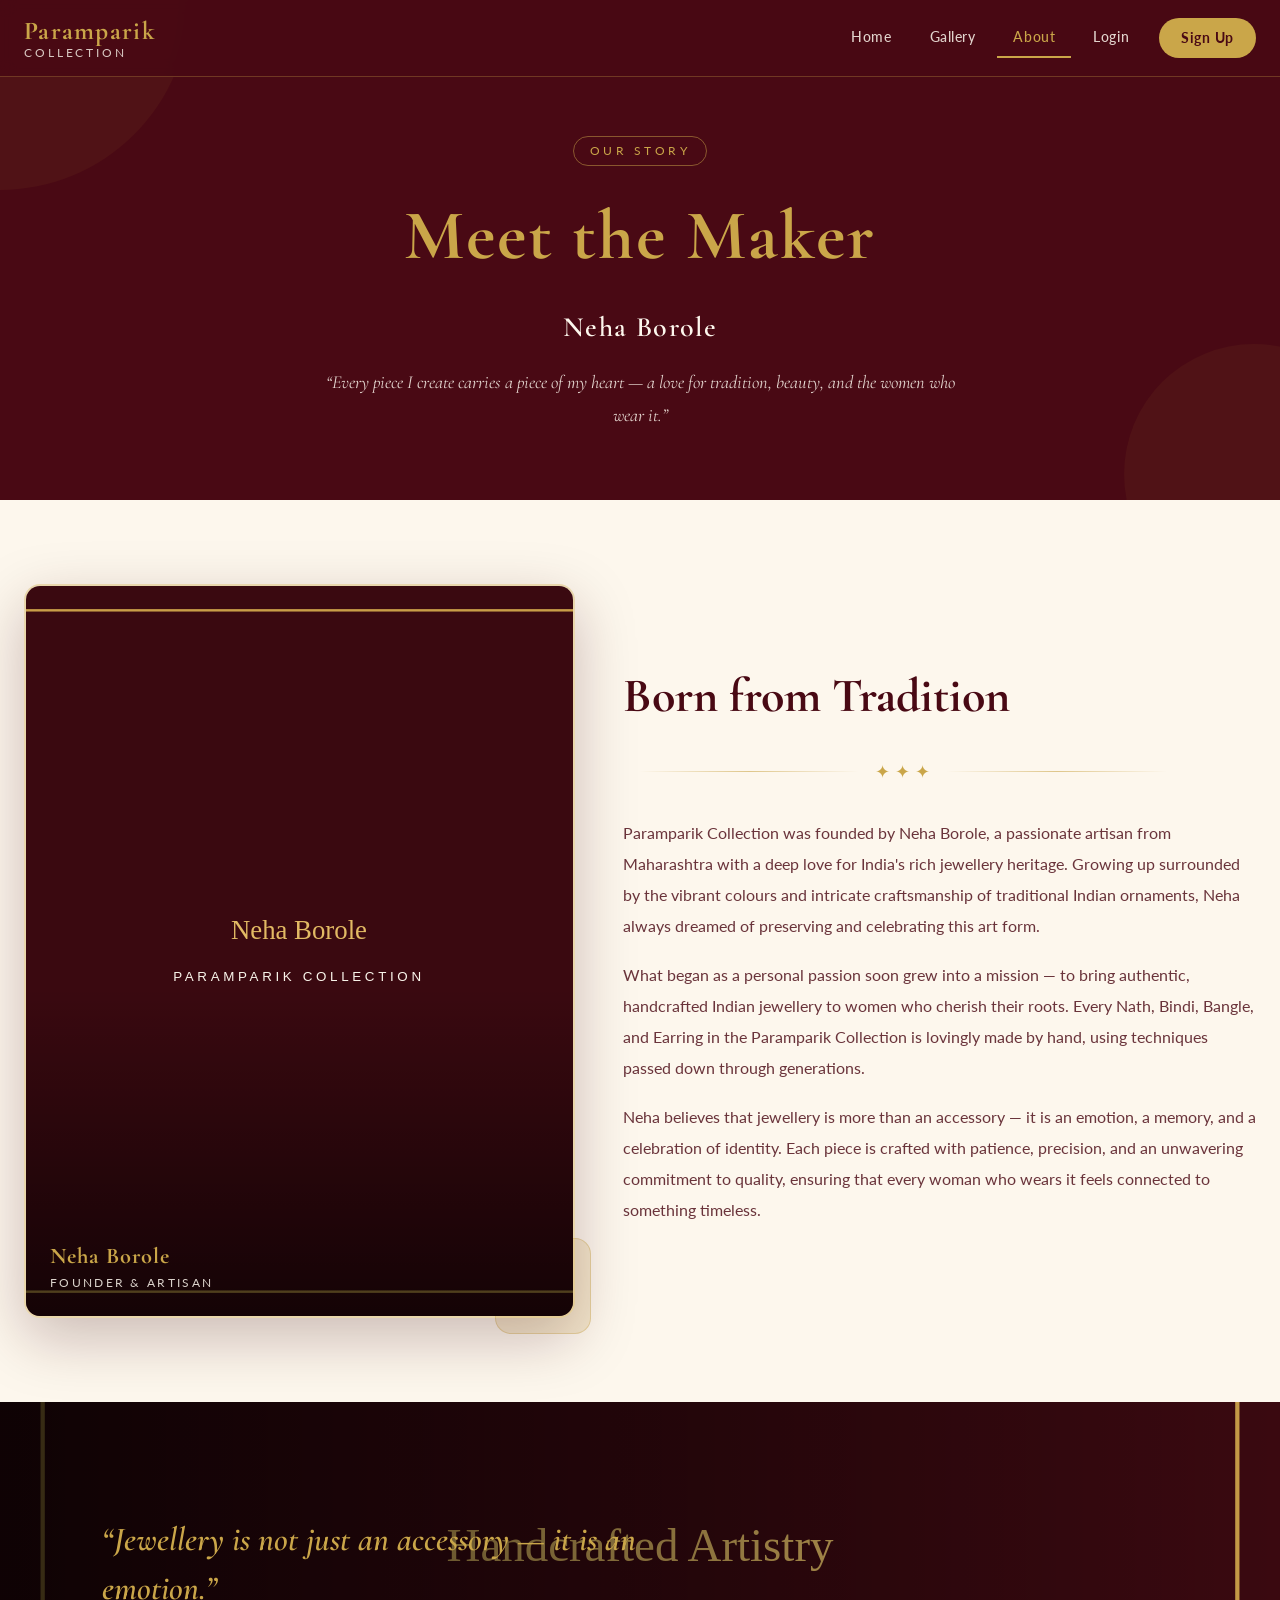
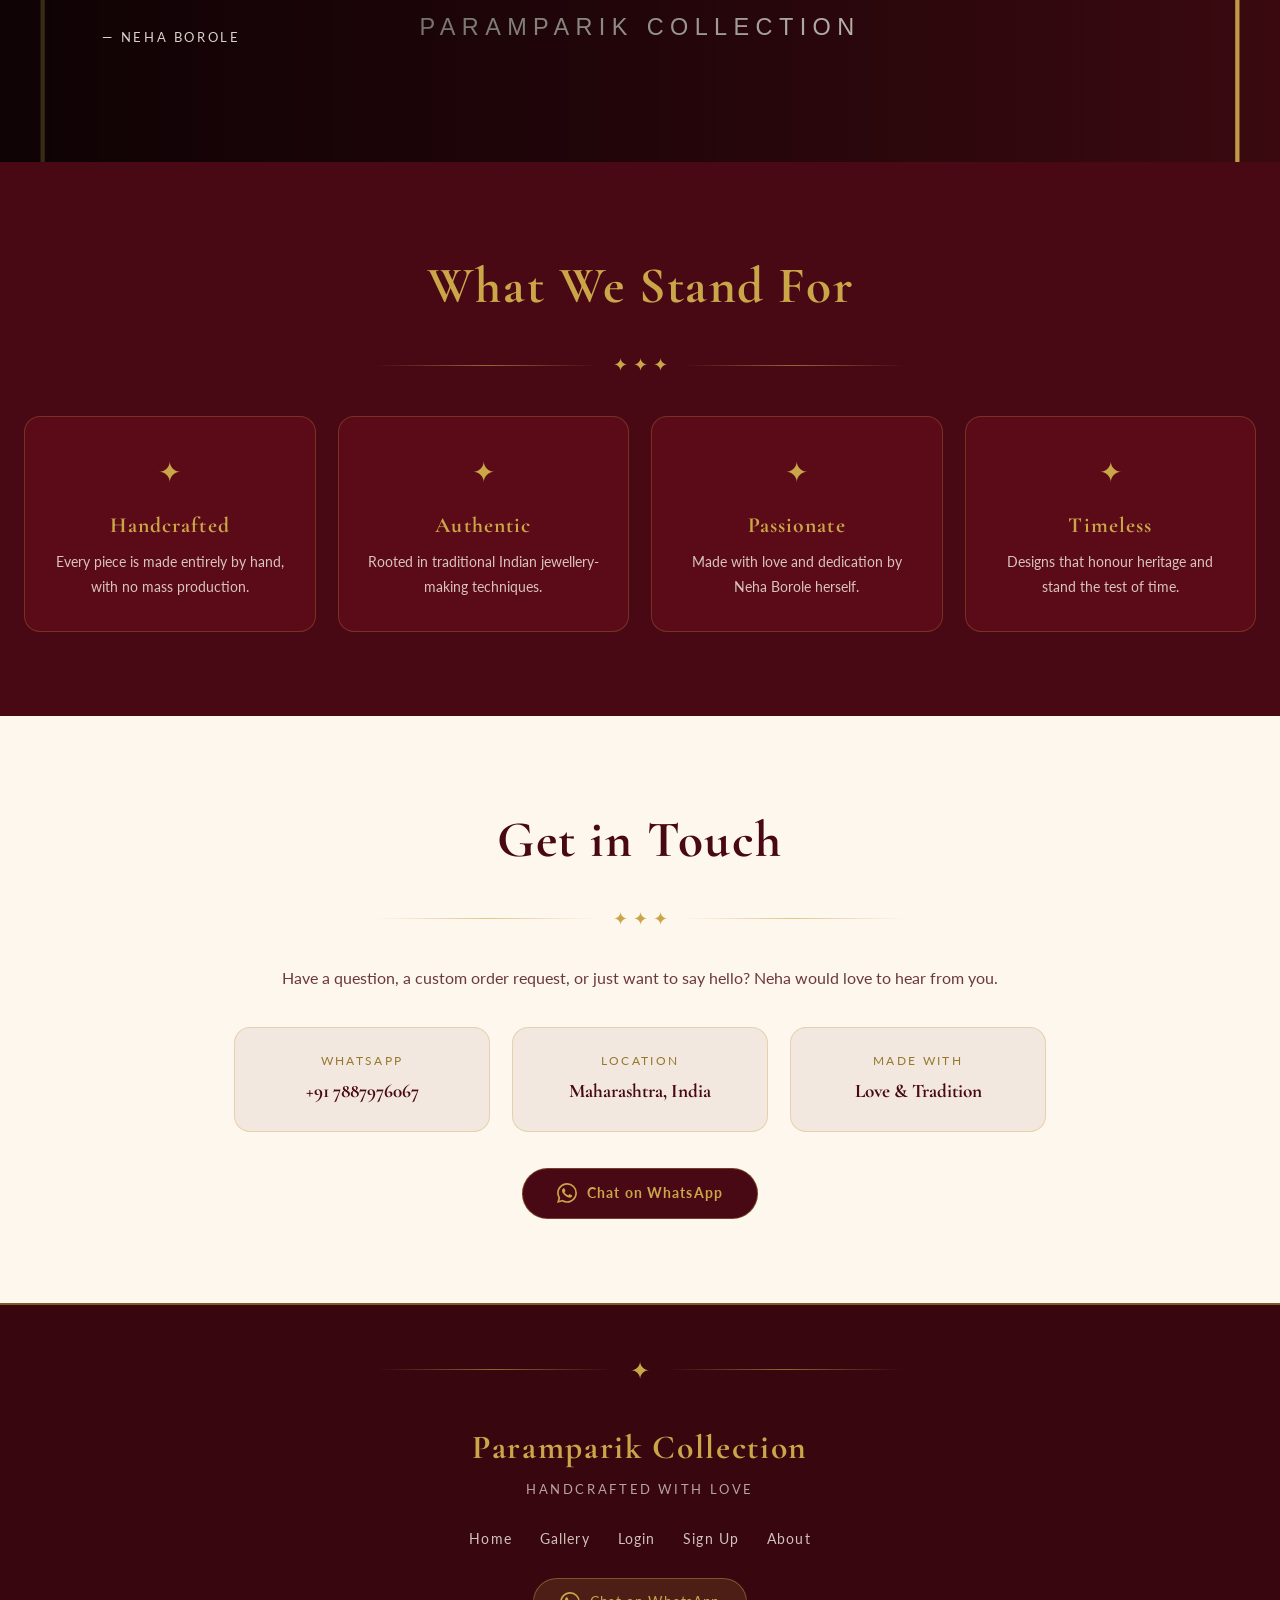
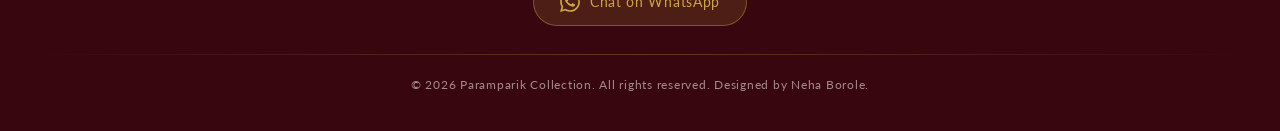
<file: about.html>
<!DOCTYPE html>
<html lang="en">
<head>
  <meta charset="UTF-8" />
  <meta name="viewport" content="width=device-width, initial-scale=1.0" />
  <meta name="description" content="Meet Neha Borole, the artisan behind Paramparik Collection. Discover the story of handcrafted traditional Indian jewellery made with love and tradition." />
  <title>About — Paramparik Collection by Neha Borole</title>
  <link rel="stylesheet" href="fonts/fonts.css" />
  <link rel="stylesheet" href="css/style.css" />
</head>
<body>
  <header class="site-header">
    <div class="container header-inner">
      <a href="index.html" class="brand-link">
        <span class="brand-title">Paramparik</span>
        <span class="brand-subtitle">Collection</span>
      </a>
      <nav class="desktop-nav" aria-label="Main navigation">
        <a href="index.html" class="nav-link">Home</a>
        <a href="gallery.html" class="nav-link">Gallery</a>
        <a href="about.html" class="nav-link active">About</a>
        <a href="login.html" class="nav-link">Login</a>
        <a href="signup.html" class="nav-signup-btn">Sign Up</a>
      </nav>
      <button class="mobile-menu-toggle" aria-label="Open menu">
        <svg xmlns="http://www.w3.org/2000/svg" width="24" height="24" viewBox="0 0 24 24" fill="none" stroke="currentColor" stroke-width="2"><line x1="4" x2="20" y1="12" y2="12"/><line x1="4" x2="20" y1="6" y2="6"/><line x1="4" x2="20" y1="18" y2="18"/></svg>
      </button>
    </div>
    <nav class="mobile-nav" aria-label="Mobile navigation">
      <a href="index.html" >Home</a>
      <a href="gallery.html" >Gallery</a>
      <a href="about.html" class="active">About</a>
      <a href="login.html" >Login</a>
      <a href="signup.html" class="mobile-signup">Sign Up</a>
    </nav>
  </header>

  <main>
    <section class="page-hero">
      <div class="glow-tl"></div>
      <div class="glow-br"></div>
      <div class="container">
        <span class="gold-pill-badge">Our Story</span>
        <h1>Meet the Maker</h1>
        <p class="maker-subheading">Neha Borole</p>
        <p class="maker-quote">
          “Every piece I create carries a piece of my heart — a love for tradition, beauty, and the women who wear it.”
        </p>
      </div>
    </section>

    <!-- Born from Tradition -->
    <section class="section-ivory">
      <div class="container">
        <div class="about-grid reveal">
          <div class="portrait-frame">
            <div class="portrait-card">
              <img src="https://images.unsplash.com/photo-1599643478518-a784e5dc4c8f?auto=format&fit=crop&w=800&q=85" alt="Neha Borole — founder of Paramparik Collection" loading="lazy" onerror="imgFallback(this, 'Neha Borole')" />
              <div class="portrait-overlay">
                <h3>Neha Borole</h3>
                <span>Founder &amp; Artisan</span>
              </div>
            </div>
            <div class="portrait-accent-box"></div>
          </div>

          <div class="about-story-copy">
            <h2>Born from Tradition</h2>
            <div class="ornate-divider" style="margin-left:0;">
              <div class="line"></div><span class="stars">✦ ✦ ✦</span><div class="line"></div>
            </div>
            <p>
              Paramparik Collection was founded by Neha Borole, a passionate artisan from Maharashtra
              with a deep love for India's rich jewellery heritage. Growing up surrounded by the vibrant
              colours and intricate craftsmanship of traditional Indian ornaments, Neha always dreamed of
              preserving and celebrating this art form.
            </p>
            <p>
              What began as a personal passion soon grew into a mission — to bring authentic, handcrafted
              Indian jewellery to women who cherish their roots. Every Nath, Bindi, Bangle, and Earring in
              the Paramparik Collection is lovingly made by hand, using techniques passed down through generations.
            </p>
            <p>
              Neha believes that jewellery is more than an accessory — it is an emotion, a memory, and a
              celebration of identity. Each piece is crafted with patience, precision, and an unwavering
              commitment to quality, ensuring that every woman who wears it feels connected to something timeless.
            </p>
          </div>
        </div>
      </div>
    </section>

    <!-- Craft Process Quote Banner -->
    <section class="craft-banner">
      <img src="https://images.unsplash.com/photo-1552915170-73c2330ae617?auto=format&fit=crop&w=1400&q=85" alt="Neha Borole crafting jewellery by hand" loading="lazy" onerror="imgFallback(this, 'Handcrafted Artistry')" />
      <div class="craft-banner-overlay">
        <blockquote class="reveal">
          <p>“Jewellery is not just an accessory — it is an emotion.”</p>
          <cite>— Neha Borole</cite>
        </blockquote>
      </div>
    </section>

    <!-- What We Stand For (4 Pillars) -->
    <section class="section-maroon">
      <div class="container">
        <h2 class="section-heading reveal">What We Stand For</h2>
        <div class="ornate-divider reveal">
          <div class="line"></div><span class="stars">✦ ✦ ✦</span><div class="line"></div>
        </div>

        <div class="values-4-grid reveal">
          <div class="value-pillar">
            <div class="star">✦</div>
            <h3>Handcrafted</h3>
            <p>Every piece is made entirely by hand, with no mass production.</p>
          </div>
          <div class="value-pillar">
            <div class="star">✦</div>
            <h3>Authentic</h3>
            <p>Rooted in traditional Indian jewellery-making techniques.</p>
          </div>
          <div class="value-pillar">
            <div class="star">✦</div>
            <h3>Passionate</h3>
            <p>Made with love and dedication by Neha Borole herself.</p>
          </div>
          <div class="value-pillar">
            <div class="star">✦</div>
            <h3>Timeless</h3>
            <p>Designs that honour heritage and stand the test of time.</p>
          </div>
        </div>
      </div>
    </section>

    <!-- Get in Touch -->
    <section class="section-ivory" style="text-align:center;">
      <div class="container reveal" style="max-width:860px;">
        <h2 class="section-heading">Get in Touch</h2>
        <div class="ornate-divider">
          <div class="line"></div><span class="stars">✦ ✦ ✦</span><div class="line"></div>
        </div>
        <p style="color:hsl(var(--maroon-deep) / 0.8);margin-bottom:10px;">
          Have a question, a custom order request, or just want to say hello? Neha would love to hear from you.
        </p>

        <div class="contact-3-grid">
          <div class="contact-pill-card">
            <div class="lbl">WhatsApp</div>
            <div class="val">+91 7887976067</div>
          </div>
          <div class="contact-pill-card">
            <div class="lbl">Location</div>
            <div class="val">Maharashtra, India</div>
          </div>
          <div class="contact-pill-card">
            <div class="lbl">Made with</div>
            <div class="val">Love &amp; Tradition</div>
          </div>
        </div>

        <a href="https://wa.me/917887976067" target="_blank" rel="noopener noreferrer" class="btn-maroon-solid">
          <svg width="20" height="20" viewBox="0 0 24 24" fill="currentColor"><path d="M17.472 14.382c-.297-.149-1.758-.867-2.03-.967-.273-.099-.471-.148-.67.15-.197.297-.767.966-.94 1.164-.173.199-.347.223-.644.075-.297-.15-1.255-.463-2.39-1.475-.883-.788-1.48-1.761-1.653-2.059-.173-.297-.018-.458.13-.606.134-.133.298-.347.446-.52.149-.174.198-.298.298-.497.099-.198.05-.371-.025-.52-.075-.149-.669-1.612-.916-2.207-.242-.579-.487-.5-.669-.51-.173-.008-.371-.01-.57-.01-.198 0-.52.074-.792.372-.272.297-1.04 1.016-1.04 2.479 0 1.462 1.065 2.875 1.213 3.074.149.198 2.096 3.2 5.077 4.487.709.306 1.262.489 1.694.625.712.227 1.36.195 1.871.118.571-.085 1.758-.719 2.006-1.413.248-.694.248-1.289.173-1.413-.074-.124-.272-.198-.57-.347m-5.421 7.403h-.004a9.87 9.87 0 01-5.031-1.378l-.361-.214-3.741.982.998-3.648-.235-.374a9.86 9.86 0 01-1.51-5.26c.001-5.45 4.436-9.884 9.888-9.884 2.64 0 5.122 1.03 6.988 2.898a9.825 9.825 0 012.893 6.994c-.003 5.45-4.437 9.884-9.885 9.884m8.413-18.297A11.815 11.815 0 0012.05 0C5.495 0 .16 5.335.157 11.892c0 2.096.547 4.142 1.588 5.945L.057 24l6.305-1.654a11.882 11.882 0 005.683 1.448h.005c6.554 0 11.89-5.335 11.893-11.893a11.821 11.821 0 00-3.48-8.413z"/></svg>
          Chat on WhatsApp
        </a>
      </div>
    </section>
  </main>

  <footer class="site-footer">
    <div class="ornate-divider">
      <div class="line"></div>
      <span class="stars" style="font-size:1.5rem;">✦</span>
      <div class="line"></div>
    </div>
    <div class="container">
      <h2 class="footer-title">Paramparik Collection</h2>
      <p class="footer-tagline">Handcrafted with Love</p>
      <nav class="footer-nav" aria-label="Footer links">
        <a href="index.html">Home</a>
        <a href="gallery.html">Gallery</a>
        <a href="login.html">Login</a>
        <a href="signup.html">Sign Up</a>
        <a href="about.html">About</a>
      </nav>
      <div>
        <a href="https://wa.me/917887976067" target="_blank" rel="noopener noreferrer" class="footer-wa-btn">
          <svg width="20" height="20" viewBox="0 0 24 24" fill="currentColor"><path d="M17.472 14.382c-.297-.149-1.758-.867-2.03-.967-.273-.099-.471-.148-.67.15-.197.297-.767.966-.94 1.164-.173.199-.347.223-.644.075-.297-.15-1.255-.463-2.39-1.475-.883-.788-1.48-1.761-1.653-2.059-.173-.297-.018-.458.13-.606.134-.133.298-.347.446-.52.149-.174.198-.298.298-.497.099-.198.05-.371-.025-.52-.075-.149-.669-1.612-.916-2.207-.242-.579-.487-.5-.669-.51-.173-.008-.371-.01-.57-.01-.198 0-.52.074-.792.372-.272.297-1.04 1.016-1.04 2.479 0 1.462 1.065 2.875 1.213 3.074.149.198 2.096 3.2 5.077 4.487.709.306 1.262.489 1.694.625.712.227 1.36.195 1.871.118.571-.085 1.758-.719 2.006-1.413.248-.694.248-1.289.173-1.413-.074-.124-.272-.198-.57-.347m-5.421 7.403h-.004a9.87 9.87 0 01-5.031-1.378l-.361-.214-3.741.982.998-3.648-.235-.374a9.86 9.86 0 01-1.51-5.26c.001-5.45 4.436-9.884 9.888-9.884 2.64 0 5.122 1.03 6.988 2.898a9.825 9.825 0 012.893 6.994c-.003 5.45-4.437 9.884-9.885 9.884m8.413-18.297A11.815 11.815 0 0012.05 0C5.495 0 .16 5.335.157 11.892c0 2.096.547 4.142 1.588 5.945L.057 24l6.305-1.654a11.882 11.882 0 005.683 1.448h.005c6.554 0 11.89-5.335 11.893-11.893a11.821 11.821 0 00-3.48-8.413z"/></svg>
          Chat on WhatsApp
        </a>
      </div>
      <div class="footer-rule"></div>
      <p class="footer-copy">© 2026 Paramparik Collection. All rights reserved. Designed by Neha Borole.</p>
    </div>
  </footer>
  <script src="js/main.js"></script>
</body>
</html>
</file>
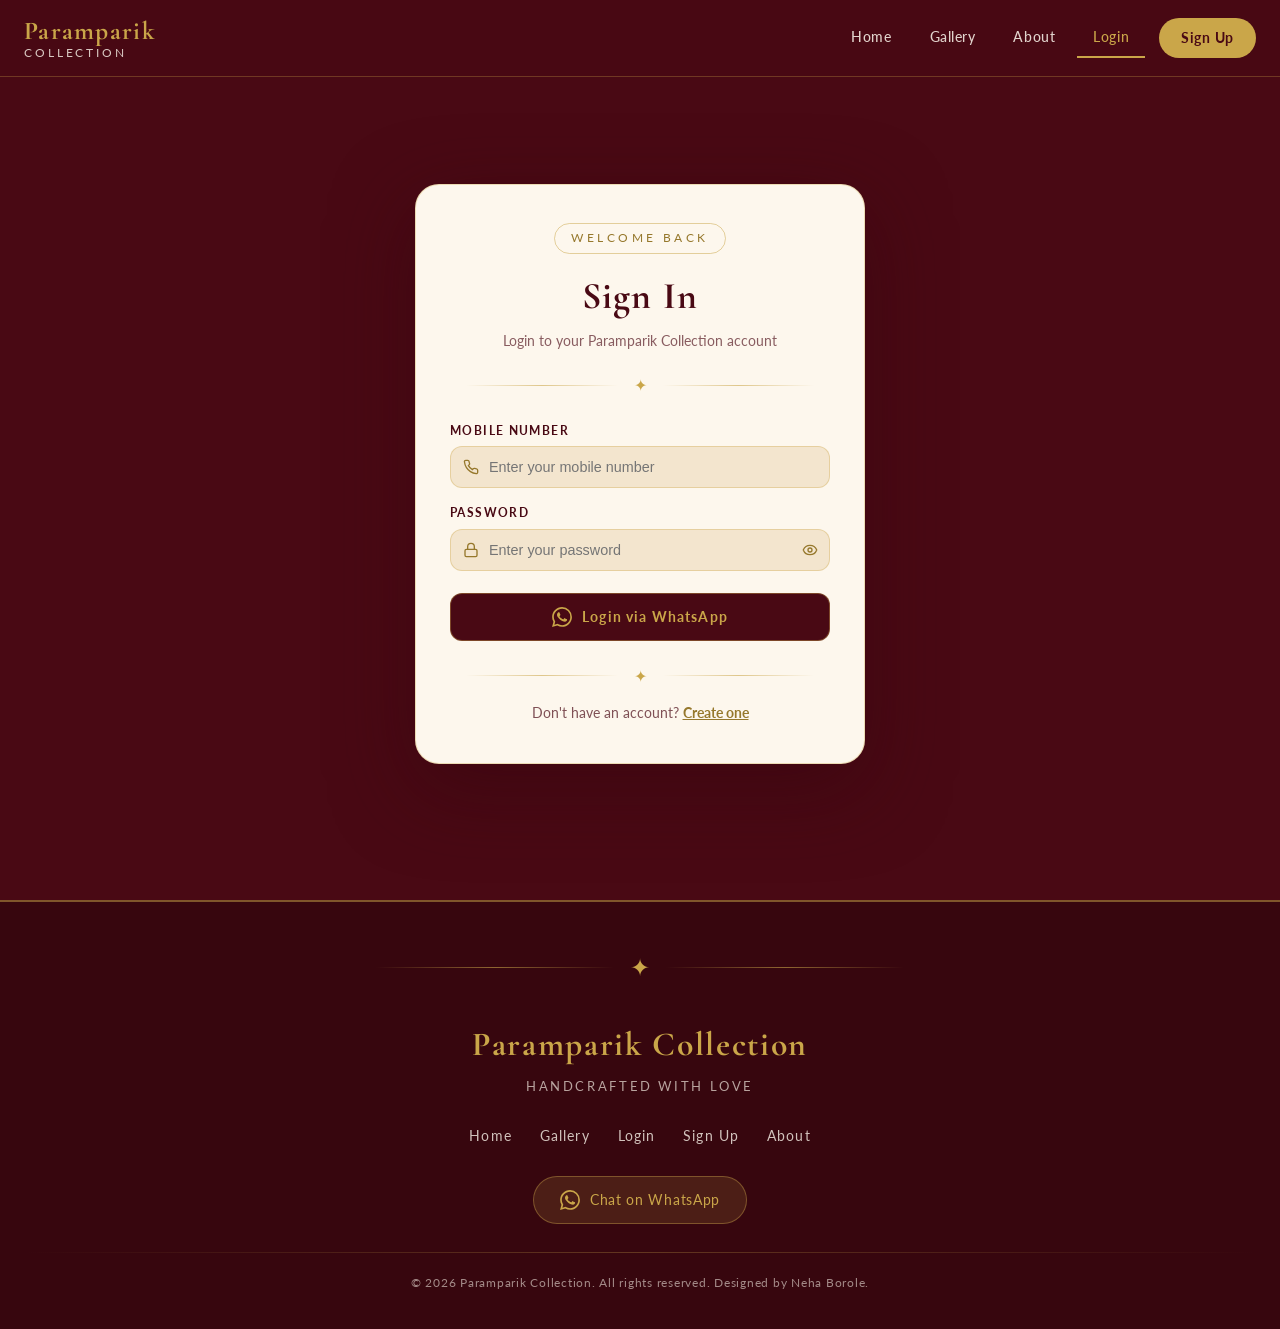
<file: login.html>
<!DOCTYPE html>
<html lang="en">
<head>
  <meta charset="UTF-8" />
  <meta name="viewport" content="width=device-width, initial-scale=1.0" />
  <meta name="description" content="Sign in to your Paramparik Collection account." />
  <title>Login — Paramparik Collection</title>
  <link rel="stylesheet" href="fonts/fonts.css" />
  <link rel="stylesheet" href="css/style.css" />
</head>
<body>
  <header class="site-header">
    <div class="container header-inner">
      <a href="index.html" class="brand-link">
        <span class="brand-title">Paramparik</span>
        <span class="brand-subtitle">Collection</span>
      </a>
      <nav class="desktop-nav" aria-label="Main navigation">
        <a href="index.html" class="nav-link">Home</a>
        <a href="gallery.html" class="nav-link">Gallery</a>
        <a href="about.html" class="nav-link">About</a>
        <a href="login.html" class="nav-link active">Login</a>
        <a href="signup.html" class="nav-signup-btn">Sign Up</a>
      </nav>
      <button class="mobile-menu-toggle" aria-label="Open menu">
        <svg xmlns="http://www.w3.org/2000/svg" width="24" height="24" viewBox="0 0 24 24" fill="none" stroke="currentColor" stroke-width="2"><line x1="4" x2="20" y1="12" y2="12"/><line x1="4" x2="20" y1="6" y2="6"/><line x1="4" x2="20" y1="18" y2="18"/></svg>
      </button>
    </div>
    <nav class="mobile-nav" aria-label="Mobile navigation">
      <a href="index.html" >Home</a>
      <a href="gallery.html" >Gallery</a>
      <a href="about.html" >About</a>
      <a href="login.html" class="active">Login</a>
      <a href="signup.html" class="mobile-signup">Sign Up</a>
    </nav>
  </header>

  <main class="auth-main">
    <div class="auth-card reveal visible">
      <span class="gold-pill-badge dark-text">Welcome Back</span>
      <h1>Sign In</h1>
      <p class="sub">Login to your Paramparik Collection account</p>

      <div class="ornate-divider" style="margin:20px auto 24px;">
        <div class="line"></div><span class="stars" style="font-size:1rem;">✦</span><div class="line"></div>
      </div>

      <form id="loginForm" class="auth-form" novalidate>
        <div class="field-group">
          <label for="login-mobile">Mobile Number</label>
          <div class="input-box">
            <svg class="lead-icon" xmlns="http://www.w3.org/2000/svg" width="16" height="16" viewBox="0 0 24 24" fill="none" stroke="currentColor" stroke-width="2"><path d="M22 16.92v3a2 2 0 0 1-2.18 2 19.79 19.79 0 0 1-8.63-3.07 19.5 19.5 0 0 1-6-6 19.79 19.79 0 0 1-3.07-8.67A2 2 0 0 1 4.11 2h3a2 2 0 0 1 2 1.72 12.84 12.84 0 0 0 .7 2.81 2 2 0 0 1-.45 2.11L8.09 9.91a16 16 0 0 0 6 6l1.27-1.27a2 2 0 0 1 2.11-.45 12.84 12.84 0 0 0 2.81.7A2 2 0 0 1 22 16.92z"/></svg>
            <input id="login-mobile" type="tel" inputmode="numeric" maxlength="10" placeholder="Enter your mobile number" required />
          </div>
        </div>

        <div class="field-group">
          <label for="login-password">Password</label>
          <div class="input-box">
            <svg class="lead-icon" xmlns="http://www.w3.org/2000/svg" width="16" height="16" viewBox="0 0 24 24" fill="none" stroke="currentColor" stroke-width="2"><rect width="18" height="11" x="3" y="11" rx="2" ry="2"/><path d="M7 11V7a5 5 0 0 1 10 0v4"/></svg>
            <input id="login-password" type="password" placeholder="Enter your password" required />
            <button type="button" class="eye-btn" aria-label="Show password">
              <svg xmlns="http://www.w3.org/2000/svg" width="16" height="16" viewBox="0 0 24 24" fill="none" stroke="currentColor" stroke-width="2"><path d="M2.062 12.348a1 1 0 0 1 0-.696 10.75 10.75 0 0 1 19.876 0 1 1 0 0 1 0 .696 10.75 10.75 0 0 1-19.876 0"/><circle cx="12" cy="12" r="3"/></svg>
            </button>
          </div>
        </div>

        <button type="submit" class="whatsapp-submit-btn">
          <svg width="20" height="20" viewBox="0 0 24 24" fill="currentColor"><path d="M17.472 14.382c-.297-.149-1.758-.867-2.03-.967-.273-.099-.471-.148-.67.15-.197.297-.767.966-.94 1.164-.173.199-.347.223-.644.075-.297-.15-1.255-.463-2.39-1.475-.883-.788-1.48-1.761-1.653-2.059-.173-.297-.018-.458.13-.606.134-.133.298-.347.446-.52.149-.174.198-.298.298-.497.099-.198.05-.371-.025-.52-.075-.149-.669-1.612-.916-2.207-.242-.579-.487-.5-.669-.51-.173-.008-.371-.01-.57-.01-.198 0-.52.074-.792.372-.272.297-1.04 1.016-1.04 2.479 0 1.462 1.065 2.875 1.213 3.074.149.198 2.096 3.2 5.077 4.487.709.306 1.262.489 1.694.625.712.227 1.36.195 1.871.118.571-.085 1.758-.719 2.006-1.413.248-.694.248-1.289.173-1.413-.074-.124-.272-.198-.57-.347m-5.421 7.403h-.004a9.87 9.87 0 01-5.031-1.378l-.361-.214-3.741.982.998-3.648-.235-.374a9.86 9.86 0 01-1.51-5.26c.001-5.45 4.436-9.884 9.888-9.884 2.64 0 5.122 1.03 6.988 2.898a9.825 9.825 0 012.893 6.994c-.003 5.45-4.437 9.884-9.885 9.884m8.413-18.297A11.815 11.815 0 0012.05 0C5.495 0 .16 5.335.157 11.892c0 2.096.547 4.142 1.588 5.945L.057 24l6.305-1.654a11.882 11.882 0 005.683 1.448h.005c6.554 0 11.89-5.335 11.893-11.893a11.821 11.821 0 00-3.48-8.413z"/></svg>
          <span>Login via WhatsApp</span>
        </button>
      </form>

      <div class="ornate-divider" style="margin:22px auto 14px;">
        <div class="line"></div><span class="stars" style="font-size:1rem;">✦</span><div class="line"></div>
      </div>

      <p class="auth-footer-note">
        Don't have an account? <a href="signup.html">Create one</a>
      </p>
    </div>
  </main>

  <footer class="site-footer">
    <div class="ornate-divider">
      <div class="line"></div>
      <span class="stars" style="font-size:1.5rem;">✦</span>
      <div class="line"></div>
    </div>
    <div class="container">
      <h2 class="footer-title">Paramparik Collection</h2>
      <p class="footer-tagline">Handcrafted with Love</p>
      <nav class="footer-nav" aria-label="Footer links">
        <a href="index.html">Home</a>
        <a href="gallery.html">Gallery</a>
        <a href="login.html">Login</a>
        <a href="signup.html">Sign Up</a>
        <a href="about.html">About</a>
      </nav>
      <div>
        <a href="https://wa.me/917887976067" target="_blank" rel="noopener noreferrer" class="footer-wa-btn">
          <svg width="20" height="20" viewBox="0 0 24 24" fill="currentColor"><path d="M17.472 14.382c-.297-.149-1.758-.867-2.03-.967-.273-.099-.471-.148-.67.15-.197.297-.767.966-.94 1.164-.173.199-.347.223-.644.075-.297-.15-1.255-.463-2.39-1.475-.883-.788-1.48-1.761-1.653-2.059-.173-.297-.018-.458.13-.606.134-.133.298-.347.446-.52.149-.174.198-.298.298-.497.099-.198.05-.371-.025-.52-.075-.149-.669-1.612-.916-2.207-.242-.579-.487-.5-.669-.51-.173-.008-.371-.01-.57-.01-.198 0-.52.074-.792.372-.272.297-1.04 1.016-1.04 2.479 0 1.462 1.065 2.875 1.213 3.074.149.198 2.096 3.2 5.077 4.487.709.306 1.262.489 1.694.625.712.227 1.36.195 1.871.118.571-.085 1.758-.719 2.006-1.413.248-.694.248-1.289.173-1.413-.074-.124-.272-.198-.57-.347m-5.421 7.403h-.004a9.87 9.87 0 01-5.031-1.378l-.361-.214-3.741.982.998-3.648-.235-.374a9.86 9.86 0 01-1.51-5.26c.001-5.45 4.436-9.884 9.888-9.884 2.64 0 5.122 1.03 6.988 2.898a9.825 9.825 0 012.893 6.994c-.003 5.45-4.437 9.884-9.885 9.884m8.413-18.297A11.815 11.815 0 0012.05 0C5.495 0 .16 5.335.157 11.892c0 2.096.547 4.142 1.588 5.945L.057 24l6.305-1.654a11.882 11.882 0 005.683 1.448h.005c6.554 0 11.89-5.335 11.893-11.893a11.821 11.821 0 00-3.48-8.413z"/></svg>
          Chat on WhatsApp
        </a>
      </div>
      <div class="footer-rule"></div>
      <p class="footer-copy">© 2026 Paramparik Collection. All rights reserved. Designed by Neha Borole.</p>
    </div>
  </footer>
  <script src="js/main.js"></script>
</body>
</html>
</file>
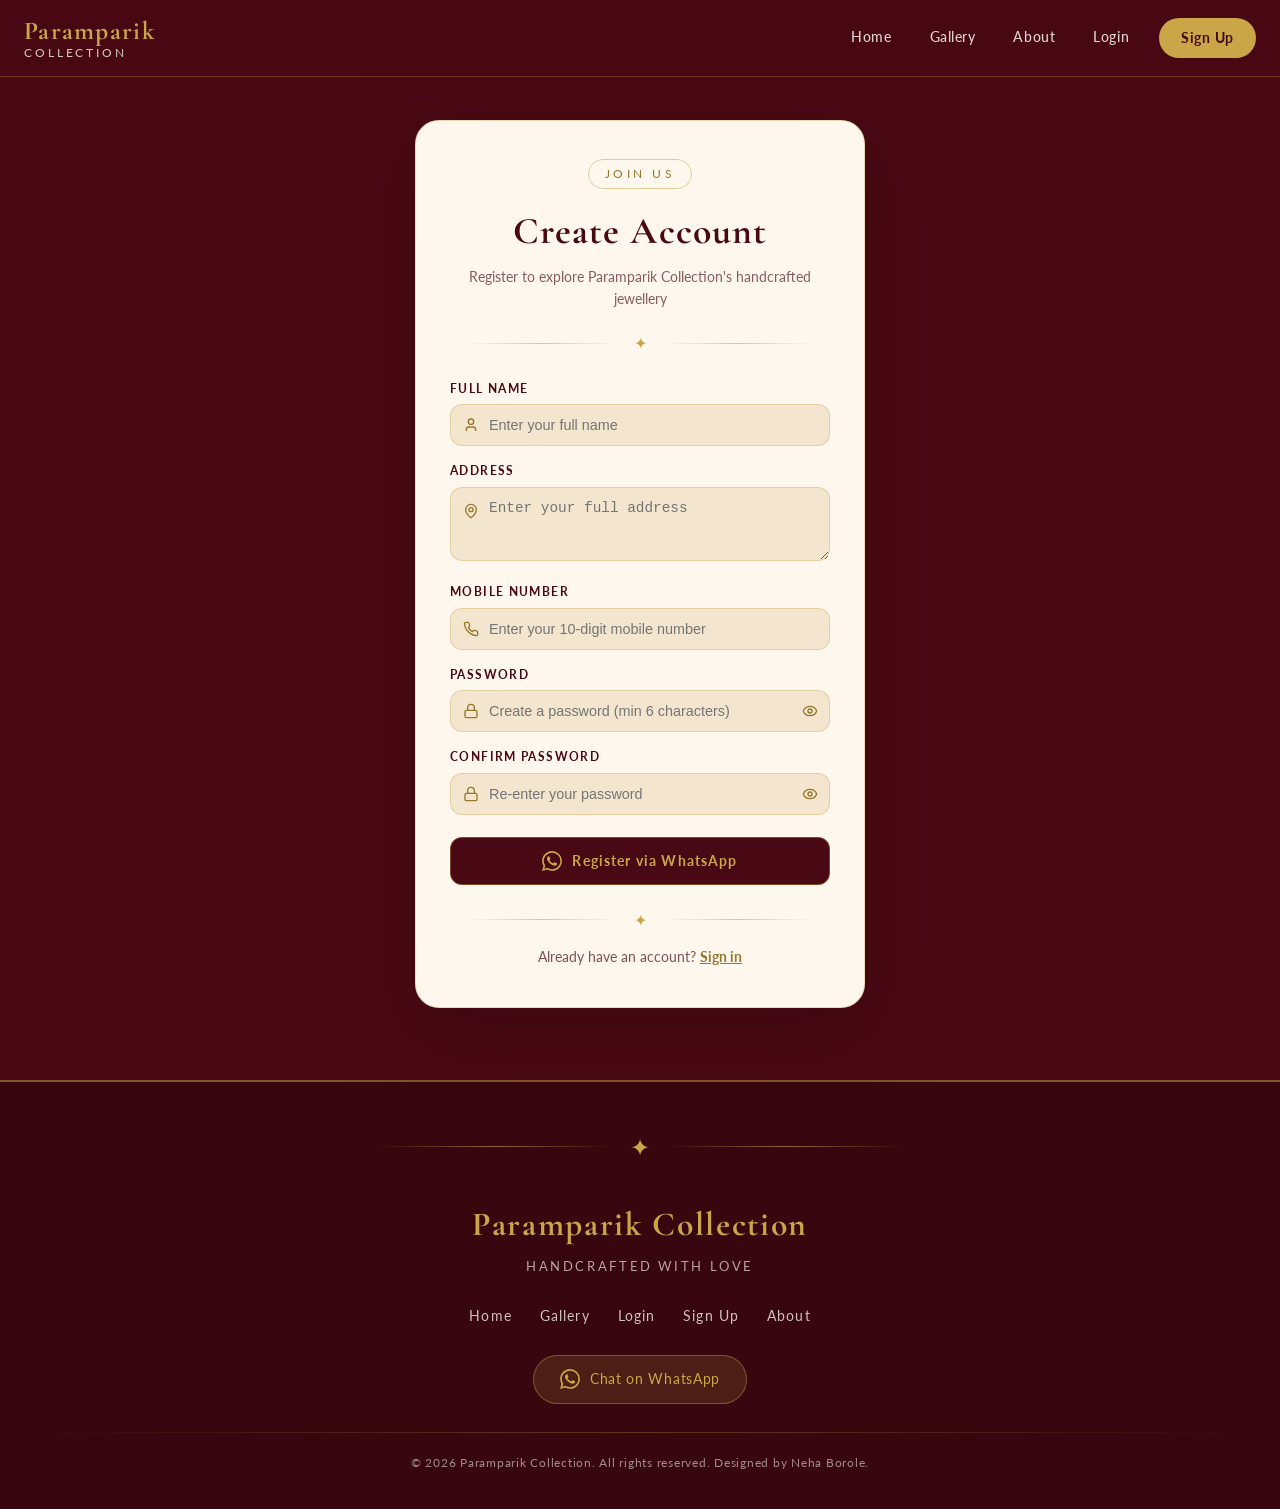
<file: signup.html>
<!DOCTYPE html>
<html lang="en">
<head>
  <meta charset="UTF-8" />
  <meta name="viewport" content="width=device-width, initial-scale=1.0" />
  <meta name="description" content="Register for a Paramparik Collection account to explore handcrafted Indian jewellery by Neha Borole." />
  <title>Create Account — Paramparik Collection</title>
  <link rel="stylesheet" href="fonts/fonts.css" />
  <link rel="stylesheet" href="css/style.css" />
</head>
<body>
  <header class="site-header">
    <div class="container header-inner">
      <a href="index.html" class="brand-link">
        <span class="brand-title">Paramparik</span>
        <span class="brand-subtitle">Collection</span>
      </a>
      <nav class="desktop-nav" aria-label="Main navigation">
        <a href="index.html" class="nav-link">Home</a>
        <a href="gallery.html" class="nav-link">Gallery</a>
        <a href="about.html" class="nav-link">About</a>
        <a href="login.html" class="nav-link">Login</a>
        <a href="signup.html" class="nav-signup-btn">Sign Up</a>
      </nav>
      <button class="mobile-menu-toggle" aria-label="Open menu">
        <svg xmlns="http://www.w3.org/2000/svg" width="24" height="24" viewBox="0 0 24 24" fill="none" stroke="currentColor" stroke-width="2"><line x1="4" x2="20" y1="12" y2="12"/><line x1="4" x2="20" y1="6" y2="6"/><line x1="4" x2="20" y1="18" y2="18"/></svg>
      </button>
    </div>
    <nav class="mobile-nav" aria-label="Mobile navigation">
      <a href="index.html" >Home</a>
      <a href="gallery.html" >Gallery</a>
      <a href="about.html" >About</a>
      <a href="login.html" >Login</a>
      <a href="signup.html" class="mobile-signup">Sign Up</a>
    </nav>
  </header>

  <main class="auth-main">
    <div class="auth-card reveal visible">
      <span class="gold-pill-badge dark-text">Join Us</span>
      <h1>Create Account</h1>
      <p class="sub">Register to explore Paramparik Collection's handcrafted jewellery</p>

      <div class="ornate-divider" style="margin:20px auto 24px;">
        <div class="line"></div><span class="stars" style="font-size:1rem;">✦</span><div class="line"></div>
      </div>

      <form id="signupForm" class="auth-form" novalidate>
        <div class="field-group">
          <label for="signup-name">Full Name</label>
          <div class="input-box">
            <svg class="lead-icon" xmlns="http://www.w3.org/2000/svg" width="16" height="16" viewBox="0 0 24 24" fill="none" stroke="currentColor" stroke-width="2"><path d="M19 21v-2a4 4 0 0 0-4-4H9a4 4 0 0 0-4 4v2"/><circle cx="12" cy="7" r="4"/></svg>
            <input id="signup-name" type="text" placeholder="Enter your full name" required />
          </div>
        </div>

        <div class="field-group">
          <label for="signup-address">Address</label>
          <div class="input-box textarea-box">
            <svg class="lead-icon" xmlns="http://www.w3.org/2000/svg" width="16" height="16" viewBox="0 0 24 24" fill="none" stroke="currentColor" stroke-width="2"><path d="M20 10c0 4.993-5.539 10.193-7.399 11.799a1 1 0 0 1-1.202 0C9.539 20.193 4 14.993 4 10a8 8 0 0 1 16 0"/><circle cx="12" cy="10" r="3"/></svg>
            <textarea id="signup-address" rows="3" placeholder="Enter your full address" required></textarea>
          </div>
        </div>

        <div class="field-group">
          <label for="signup-mobile">Mobile Number</label>
          <div class="input-box">
            <svg class="lead-icon" xmlns="http://www.w3.org/2000/svg" width="16" height="16" viewBox="0 0 24 24" fill="none" stroke="currentColor" stroke-width="2"><path d="M22 16.92v3a2 2 0 0 1-2.18 2 19.79 19.79 0 0 1-8.63-3.07 19.5 19.5 0 0 1-6-6 19.79 19.79 0 0 1-3.07-8.67A2 2 0 0 1 4.11 2h3a2 2 0 0 1 2 1.72 12.84 12.84 0 0 0 .7 2.81 2 2 0 0 1-.45 2.11L8.09 9.91a16 16 0 0 0 6 6l1.27-1.27a2 2 0 0 1 2.11-.45 12.84 12.84 0 0 0 2.81.7A2 2 0 0 1 22 16.92z"/></svg>
            <input id="signup-mobile" type="tel" inputmode="numeric" maxlength="10" placeholder="Enter your 10-digit mobile number" required />
          </div>
        </div>

        <div class="field-group">
          <label for="signup-password">Password</label>
          <div class="input-box">
            <svg class="lead-icon" xmlns="http://www.w3.org/2000/svg" width="16" height="16" viewBox="0 0 24 24" fill="none" stroke="currentColor" stroke-width="2"><rect width="18" height="11" x="3" y="11" rx="2" ry="2"/><path d="M7 11V7a5 5 0 0 1 10 0v4"/></svg>
            <input id="signup-password" type="password" placeholder="Create a password (min 6 characters)" required />
            <button type="button" class="eye-btn" aria-label="Show password">
              <svg xmlns="http://www.w3.org/2000/svg" width="16" height="16" viewBox="0 0 24 24" fill="none" stroke="currentColor" stroke-width="2"><path d="M2.062 12.348a1 1 0 0 1 0-.696 10.75 10.75 0 0 1 19.876 0 1 1 0 0 1 0 .696 10.75 10.75 0 0 1-19.876 0"/><circle cx="12" cy="12" r="3"/></svg>
            </button>
          </div>
        </div>

        <div class="field-group">
          <label for="signup-confirm">Confirm Password</label>
          <div class="input-box">
            <svg class="lead-icon" xmlns="http://www.w3.org/2000/svg" width="16" height="16" viewBox="0 0 24 24" fill="none" stroke="currentColor" stroke-width="2"><rect width="18" height="11" x="3" y="11" rx="2" ry="2"/><path d="M7 11V7a5 5 0 0 1 10 0v4"/></svg>
            <input id="signup-confirm" type="password" placeholder="Re-enter your password" required />
            <button type="button" class="eye-btn" aria-label="Show confirm password">
              <svg xmlns="http://www.w3.org/2000/svg" width="16" height="16" viewBox="0 0 24 24" fill="none" stroke="currentColor" stroke-width="2"><path d="M2.062 12.348a1 1 0 0 1 0-.696 10.75 10.75 0 0 1 19.876 0 1 1 0 0 1 0 .696 10.75 10.75 0 0 1-19.876 0"/><circle cx="12" cy="12" r="3"/></svg>
            </button>
          </div>
        </div>

        <button type="submit" class="whatsapp-submit-btn">
          <svg width="20" height="20" viewBox="0 0 24 24" fill="currentColor"><path d="M17.472 14.382c-.297-.149-1.758-.867-2.03-.967-.273-.099-.471-.148-.67.15-.197.297-.767.966-.94 1.164-.173.199-.347.223-.644.075-.297-.15-1.255-.463-2.39-1.475-.883-.788-1.48-1.761-1.653-2.059-.173-.297-.018-.458.13-.606.134-.133.298-.347.446-.52.149-.174.198-.298.298-.497.099-.198.05-.371-.025-.52-.075-.149-.669-1.612-.916-2.207-.242-.579-.487-.5-.669-.51-.173-.008-.371-.01-.57-.01-.198 0-.52.074-.792.372-.272.297-1.04 1.016-1.04 2.479 0 1.462 1.065 2.875 1.213 3.074.149.198 2.096 3.2 5.077 4.487.709.306 1.262.489 1.694.625.712.227 1.36.195 1.871.118.571-.085 1.758-.719 2.006-1.413.248-.694.248-1.289.173-1.413-.074-.124-.272-.198-.57-.347m-5.421 7.403h-.004a9.87 9.87 0 01-5.031-1.378l-.361-.214-3.741.982.998-3.648-.235-.374a9.86 9.86 0 01-1.51-5.26c.001-5.45 4.436-9.884 9.888-9.884 2.64 0 5.122 1.03 6.988 2.898a9.825 9.825 0 012.893 6.994c-.003 5.45-4.437 9.884-9.885 9.884m8.413-18.297A11.815 11.815 0 0012.05 0C5.495 0 .16 5.335.157 11.892c0 2.096.547 4.142 1.588 5.945L.057 24l6.305-1.654a11.882 11.882 0 005.683 1.448h.005c6.554 0 11.89-5.335 11.893-11.893a11.821 11.821 0 00-3.48-8.413z"/></svg>
          <span>Register via WhatsApp</span>
        </button>
      </form>

      <div class="ornate-divider" style="margin:22px auto 14px;">
        <div class="line"></div><span class="stars" style="font-size:1rem;">✦</span><div class="line"></div>
      </div>

      <p class="auth-footer-note">
        Already have an account? <a href="login.html">Sign in</a>
      </p>
    </div>
  </main>

  <footer class="site-footer">
    <div class="ornate-divider">
      <div class="line"></div>
      <span class="stars" style="font-size:1.5rem;">✦</span>
      <div class="line"></div>
    </div>
    <div class="container">
      <h2 class="footer-title">Paramparik Collection</h2>
      <p class="footer-tagline">Handcrafted with Love</p>
      <nav class="footer-nav" aria-label="Footer links">
        <a href="index.html">Home</a>
        <a href="gallery.html">Gallery</a>
        <a href="login.html">Login</a>
        <a href="signup.html">Sign Up</a>
        <a href="about.html">About</a>
      </nav>
      <div>
        <a href="https://wa.me/917887976067" target="_blank" rel="noopener noreferrer" class="footer-wa-btn">
          <svg width="20" height="20" viewBox="0 0 24 24" fill="currentColor"><path d="M17.472 14.382c-.297-.149-1.758-.867-2.03-.967-.273-.099-.471-.148-.67.15-.197.297-.767.966-.94 1.164-.173.199-.347.223-.644.075-.297-.15-1.255-.463-2.39-1.475-.883-.788-1.48-1.761-1.653-2.059-.173-.297-.018-.458.13-.606.134-.133.298-.347.446-.52.149-.174.198-.298.298-.497.099-.198.05-.371-.025-.52-.075-.149-.669-1.612-.916-2.207-.242-.579-.487-.5-.669-.51-.173-.008-.371-.01-.57-.01-.198 0-.52.074-.792.372-.272.297-1.04 1.016-1.04 2.479 0 1.462 1.065 2.875 1.213 3.074.149.198 2.096 3.2 5.077 4.487.709.306 1.262.489 1.694.625.712.227 1.36.195 1.871.118.571-.085 1.758-.719 2.006-1.413.248-.694.248-1.289.173-1.413-.074-.124-.272-.198-.57-.347m-5.421 7.403h-.004a9.87 9.87 0 01-5.031-1.378l-.361-.214-3.741.982.998-3.648-.235-.374a9.86 9.86 0 01-1.51-5.26c.001-5.45 4.436-9.884 9.888-9.884 2.64 0 5.122 1.03 6.988 2.898a9.825 9.825 0 012.893 6.994c-.003 5.45-4.437 9.884-9.885 9.884m8.413-18.297A11.815 11.815 0 0012.05 0C5.495 0 .16 5.335.157 11.892c0 2.096.547 4.142 1.588 5.945L.057 24l6.305-1.654a11.882 11.882 0 005.683 1.448h.005c6.554 0 11.89-5.335 11.893-11.893a11.821 11.821 0 00-3.48-8.413z"/></svg>
          Chat on WhatsApp
        </a>
      </div>
      <div class="footer-rule"></div>
      <p class="footer-copy">© 2026 Paramparik Collection. All rights reserved. Designed by Neha Borole.</p>
    </div>
  </footer>
  <script src="js/main.js"></script>
</body>
</html>
</file>
<file: fonts/fonts.css>
/* ==========================================================================
   Paramparik Collection — Exact Typography
   Cormorant Garamond (Headings) & Lato (Body & UI)
   ========================================================================== */

@import url('https://fonts.googleapis.com/css2?family=Cormorant+Garamond:ital,wght@0,400;0,600;0,700;1,400;1,600&family=Lato:wght@300;400;700&display=swap');

:root {
  --font-heading: 'Cormorant Garamond', Georgia, serif;
  --font-sans: 'Lato', -apple-system, BlinkMacSystemFont, sans-serif;
}
</file>
<file: css/style.css>
/* ==========================================================================
   Paramparik Collection — Complete Stylesheet
   Exact HSL Variables & Visual Styling extracted from original site
   ========================================================================== */

:root {
  --gold: 43 55% 54%;
  --gold-dark: 43 55% 38%;
  --maroon-deep: 350 78% 16%;
  --maroon-mid: 350 78% 20%;
  --maroon-dark: 350 80% 12%;
  --ivory: 38 80% 96%;
  --ivory-dim: 38 60% 88%;
  --transition: all 0.3s cubic-bezier(0.22, 1, 0.36, 1);
}

@keyframes sparkle-float {
  0% { transform: translateY(0) scale(1); opacity: 0.7; }
  50% { transform: translateY(-30px) scale(1.3); opacity: 1; }
  100% { transform: translateY(-60px) scale(0.8); opacity: 0; }
}

@keyframes bounce-arrow {
  0%, 100% { transform: translateY(0); }
  50% { transform: translateY(8px); }
}

*, *::before, *::after {
  box-sizing: border-box;
  margin: 0;
  padding: 0;
}

html {
  scroll-behavior: smooth;
  font-family: var(--font-sans);
}

body {
  background-color: hsl(var(--ivory));
  color: hsl(var(--maroon-deep));
  font-family: var(--font-sans);
  line-height: 1.6;
  overflow-x: hidden;
  -webkit-font-smoothing: antialiased;
}

h1, h2, h3, h4, h5, h6 {
  font-family: var(--font-heading);
}

a {
  color: inherit;
  text-decoration: none;
  transition: var(--transition);
}

button {
  font-family: inherit;
  cursor: pointer;
  border: none;
  background: none;
}

img {
  display: block;
  max-width: 100%;
}

.container {
  max-width: 1280px;
  margin: 0 auto;
  padding: 0 24px;
}

/* ==========================================================================
   Scroll Reveal Animations
   ========================================================================== */
.reveal {
  opacity: 0;
  transform: translateY(32px);
  transition: opacity 0.7s ease, transform 0.7s cubic-bezier(0.22, 1, 0.36, 1);
}

.reveal.visible {
  opacity: 1;
  transform: translateY(0);
}

/* ==========================================================================
   Fixed Header Navigation
   ========================================================================== */
.site-header {
  position: fixed;
  top: 0;
  left: 0;
  right: 0;
  z-index: 50;
  background: hsl(var(--maroon-deep) / 0.94);
  backdrop-filter: blur(8px);
  border-bottom: 1px solid hsl(var(--gold) / 0.3);
  transition: var(--transition);
}

.site-header.scrolled {
  background: hsl(var(--maroon-deep) / 0.98);
  box-shadow: 0 4px 24px hsl(var(--maroon-dark) / 0.5);
}

.header-inner {
  display: flex;
  align-items: center;
  justify-content: space-between;
  height: 76px;
}

.brand-link {
  display: flex;
  flex-direction: column;
  line-height: 1.1;
}

.brand-title {
  font-family: var(--font-heading);
  font-size: 1.6rem;
  font-weight: 700;
  color: hsl(var(--gold));
  letter-spacing: 0.05em;
}

.brand-subtitle {
  font-family: var(--font-sans);
  font-size: 0.72rem;
  text-transform: uppercase;
  color: hsl(var(--ivory) / 0.8);
  letter-spacing: 0.25em;
  margin-top: 2px;
}

.desktop-nav {
  display: flex;
  align-items: center;
  gap: 6px;
}

.nav-link {
  padding: 8px 16px;
  font-size: 0.875rem;
  font-weight: 500;
  color: hsl(var(--ivory) / 0.85);
  border-bottom: 2px solid transparent;
  letter-spacing: 0.04em;
}

.nav-link:hover,
.nav-link.active {
  color: hsl(var(--gold));
}

.nav-link.active {
  border-bottom-color: hsl(var(--gold));
}

.nav-signup-btn {
  margin-left: 8px;
  padding: 9px 22px;
  border-radius: 9999px;
  font-size: 0.875rem;
  font-weight: 700;
  background: hsl(var(--gold));
  color: hsl(var(--maroon-deep));
  letter-spacing: 0.05em;
}

.nav-signup-btn:hover {
  opacity: 0.92;
  transform: translateY(-1px);
}

.mobile-menu-toggle {
  display: none;
  padding: 8px;
  color: hsl(var(--gold));
}

.mobile-nav {
  display: none;
  flex-direction: column;
  padding: 12px 16px 20px;
  gap: 6px;
  background: hsl(var(--maroon-dark) / 0.98);
  border-top: 1px solid hsl(var(--gold) / 0.2);
}

.mobile-nav.open {
  display: flex;
}

.mobile-nav a {
  padding: 12px 16px;
  border-radius: 8px;
  font-size: 0.9rem;
  color: hsl(var(--ivory) / 0.85);
  border-left: 3px solid transparent;
}

.mobile-nav a.active {
  color: hsl(var(--gold));
  background: hsl(var(--gold) / 0.1);
  border-left-color: hsl(var(--gold));
}

.mobile-nav a.mobile-signup {
  background: hsl(var(--gold));
  color: hsl(var(--maroon-deep));
  font-weight: 700;
  text-align: center;
  margin-top: 6px;
}

/* ==========================================================================
   Ornaments & Dividers
   ========================================================================== */
.gold-pill-badge {
  display: inline-block;
  font-family: var(--font-sans);
  font-size: 0.72rem;
  text-transform: uppercase;
  padding: 5px 16px;
  border-radius: 9999px;
  color: hsl(var(--gold));
  border: 1px solid hsl(var(--gold) / 0.5);
  letter-spacing: 0.3em;
}

.gold-pill-badge.dark-text {
  color: hsl(var(--gold-dark));
}

.ornate-divider {
  display: flex;
  align-items: center;
  justify-content: center;
  margin: 22px auto 32px;
  max-width: 560px;
  padding: 0 16px;
}

.ornate-divider .line {
  height: 1px;
  flex: 1;
  background: linear-gradient(to right, transparent, hsl(var(--gold) / 0.6), transparent);
}

.ornate-divider .stars {
  margin: 0 16px;
  font-size: 1.15rem;
  color: hsl(var(--gold));
}

/* ==========================================================================
   Hero Carousel & Sparkles (Home Page)
   ========================================================================== */
.hero-section {
  position: relative;
  height: 100vh;
  min-height: 620px;
  overflow: hidden;
  background: hsl(var(--maroon-dark));
}

.hero-slides {
  position: absolute;
  inset: 0;
}

.hero-slide {
  position: absolute;
  inset: 0;
  opacity: 0;
  transition: opacity 1.1s ease-in-out, transform 6s ease-out;
  transform: scale(1.04);
}

.hero-slide.active {
  opacity: 1;
  transform: scale(1);
}

.hero-slide img {
  width: 100%;
  height: 100%;
  object-fit: cover;
  object-position: center;
}

.hero-overlay {
  position: absolute;
  inset: 0;
  background: linear-gradient(to bottom, rgba(0,0,0,0.72), rgba(0,0,0,0.42), rgba(0,0,0,0.74));
  pointer-events: none;
}

.sparkles-layer {
  position: absolute;
  inset: 0;
  pointer-events: none;
  overflow: hidden;
}

.sparkle-dot {
  position: absolute;
  bottom: 12%;
  border-radius: 50%;
  background: hsl(var(--gold));
  box-shadow: 0 0 8px hsl(var(--gold));
  animation: sparkle-float 4.5s ease-in-out infinite;
}

.hero-center {
  position: relative;
  z-index: 10;
  height: 100%;
  display: flex;
  flex-direction: column;
  align-items: center;
  justify-content: center;
  text-align: center;
  padding: 80px 20px 40px;
}

.hero-title {
  font-family: var(--font-heading);
  font-size: clamp(3.2rem, 7vw, 5.8rem);
  font-weight: 700;
  line-height: 1.08;
  letter-spacing: 0.03em;
  color: hsl(var(--gold));
  text-shadow: 0 0 40px hsl(var(--gold) / 0.5);
  margin: 16px 0;
}

.hero-title span {
  color: hsl(var(--ivory));
  display: block;
}

.hero-tagline {
  font-size: 1.1rem;
  color: hsl(var(--ivory) / 0.88);
  max-width: 460px;
  letter-spacing: 0.05em;
  margin-bottom: 32px;
}

.hero-buttons {
  display: flex;
  flex-wrap: wrap;
  justify-content: center;
  gap: 16px;
}

.btn-gold-solid {
  padding: 13px 34px;
  border-radius: 9999px;
  font-size: 0.875rem;
  font-weight: 700;
  background: hsl(var(--gold));
  color: hsl(var(--maroon-deep));
  letter-spacing: 0.08em;
  box-shadow: 0 4px 20px hsl(var(--gold) / 0.4);
  display: inline-flex;
  align-items: center;
  gap: 10px;
}

.btn-gold-solid:hover {
  transform: scale(1.04);
}

.btn-gold-outline {
  padding: 13px 34px;
  border-radius: 9999px;
  font-size: 0.875rem;
  font-weight: 700;
  border: 2px solid hsl(var(--gold));
  color: hsl(var(--gold));
  letter-spacing: 0.08em;
  display: inline-flex;
  align-items: center;
  gap: 10px;
}

.btn-gold-outline:hover {
  background: hsl(var(--gold));
  color: hsl(var(--maroon-deep));
  transform: scale(1.04);
}

.btn-maroon-solid {
  padding: 13px 34px;
  border-radius: 9999px;
  font-size: 0.875rem;
  font-weight: 700;
  background: hsl(var(--maroon-deep));
  color: hsl(var(--gold));
  letter-spacing: 0.08em;
  border: 1.5px solid hsl(var(--gold) / 0.35);
  display: inline-flex;
  align-items: center;
  gap: 10px;
}

.btn-maroon-solid:hover {
  transform: scale(1.04);
}

.scroll-indicator {
  position: absolute;
  bottom: 28px;
  left: 50%;
  transform: translateX(-50%);
  color: hsl(var(--gold) / 0.75);
  animation: bounce-arrow 2s infinite;
}

/* ==========================================================================
   Home Sections: Collections, Highlights & Brand Story
   ========================================================================== */
.section-ivory {
  background: hsl(var(--ivory));
  padding: 84px 0;
}

.section-maroon {
  background: hsl(var(--maroon-deep));
  padding: 84px 0;
}

.section-heading {
  font-family: var(--font-heading);
  font-size: clamp(2.3rem, 4.5vw, 3.2rem);
  font-weight: 700;
  text-align: center;
  letter-spacing: 0.03em;
  color: hsl(var(--maroon-deep));
}

.section-maroon .section-heading {
  color: hsl(var(--gold));
}

.collections-grid {
  display: grid;
  grid-template-columns: repeat(4, 1fr);
  gap: 24px;
  margin-top: 32px;
}

.collection-card {
  position: relative;
  display: block;
  overflow: hidden;
  border-radius: 16px;
  aspect-ratio: 3 / 4;
  border: 1px solid hsl(var(--gold) / 0.25);
  box-shadow: 0 4px 20px hsl(var(--maroon-dark) / 0.2);
}

.collection-card img {
  width: 100%;
  height: 100%;
  object-fit: cover;
  transition: transform 0.55s ease;
}

.collection-card:hover img {
  transform: scale(1.08);
}

.collection-card .card-gradient {
  position: absolute;
  inset: 0;
  background: linear-gradient(to top, rgba(0,0,0,0.82), rgba(0,0,0,0.2) 50%, transparent);
}

.collection-card .card-border-hover {
  position: absolute;
  inset: 0;
  border-radius: 16px;
  box-shadow: inset 0 0 0 2px hsl(var(--gold));
  opacity: 0;
  transition: opacity 0.3s ease;
}

.collection-card:hover .card-border-hover {
  opacity: 1;
}

.collection-card .card-caption {
  position: absolute;
  bottom: 0;
  left: 0;
  right: 0;
  padding: 20px;
}

.collection-card h3 {
  font-size: 1.55rem;
  font-weight: 700;
  color: hsl(var(--gold));
  letter-spacing: 0.05em;
  margin-bottom: 4px;
}

.collection-card p {
  font-size: 0.72rem;
  text-transform: uppercase;
  color: hsl(var(--ivory) / 0.85);
  letter-spacing: 0.15em;
}

/* Handpicked Highlights (6 Square Cards matching original site) */
.highlights-grid {
  display: grid;
  grid-template-columns: repeat(3, 1fr);
  gap: 18px;
  margin-top: 32px;
}

.highlight-tile {
  position: relative;
  overflow: hidden;
  border-radius: 12px;
  aspect-ratio: 1 / 1;
  cursor: pointer;
}

.highlight-tile img {
  width: 100%;
  height: 100%;
  object-fit: cover;
  transition: transform 0.55s ease;
}

.highlight-tile:hover img {
  transform: scale(1.08);
}

.highlight-tile .tile-overlay {
  position: absolute;
  inset: 0;
  background: rgba(0, 0, 0, 0);
  display: flex;
  align-items: center;
  justify-content: center;
  transition: var(--transition);
}

.highlight-tile:hover .tile-overlay {
  background: rgba(0, 0, 0, 0.45);
  box-shadow: inset 0 0 0 2px hsl(var(--gold) / 0.8);
}

.highlight-tile .tile-label {
  font-size: 0.85rem;
  font-weight: 700;
  text-transform: uppercase;
  color: hsl(var(--gold));
  letter-spacing: 0.2em;
  opacity: 0;
  transition: opacity 0.3s ease;
}

.highlight-tile:hover .tile-label {
  opacity: 1;
}

/* Story Preview */
.story-box {
  max-width: 820px;
  margin: 0 auto;
  text-align: center;
}

.story-box h2 {
  font-size: clamp(2.4rem, 4.5vw, 3.2rem);
  font-weight: 700;
  line-height: 1.18;
  color: hsl(var(--maroon-deep));
}

.story-box h2 span {
  display: block;
  color: hsl(var(--gold-dark));
}

.story-box p {
  font-size: 1.06rem;
  color: hsl(var(--maroon-deep) / 0.82);
  line-height: 1.9;
  margin-bottom: 18px;
}

/* ==========================================================================
   Gallery Page (Sticky Filter Bar + 5-Column Square Grid + Lightbox Modal)
   ========================================================================== */
.page-hero {
  position: relative;
  padding: 136px 20px 68px;
  text-align: center;
  background: hsl(var(--maroon-deep));
  overflow: hidden;
}

.page-hero .glow-tl {
  position: absolute;
  top: 0;
  left: 0;
  width: 380px;
  height: 380px;
  border-radius: 50%;
  background: hsl(var(--gold) / 0.05);
  transform: translate(-50%, -50%);
  pointer-events: none;
}

.page-hero .glow-br {
  position: absolute;
  bottom: 0;
  right: 0;
  width: 260px;
  height: 260px;
  border-radius: 50%;
  background: hsl(var(--gold) / 0.05);
  transform: translate(40%, 40%);
  pointer-events: none;
}

.page-hero h1 {
  font-size: clamp(2.8rem, 5.5vw, 4.4rem);
  font-weight: 700;
  color: hsl(var(--gold));
  margin: 14px 0 12px;
  letter-spacing: 0.03em;
}

.page-hero p.lead {
  font-size: 1.08rem;
  color: hsl(var(--ivory) / 0.82);
  max-width: 680px;
  margin: 0 auto;
  letter-spacing: 0.04em;
  line-height: 1.8;
}

.sticky-filter-bar {
  position: sticky;
  top: 76px;
  z-index: 30;
  padding: 16px 16px;
  background: hsl(var(--maroon-dark));
  border-bottom: 1px solid hsl(var(--gold) / 0.25);
}

.filter-pills {
  display: flex;
  flex-wrap: wrap;
  justify-content: center;
  gap: 10px;
}

.filter-pill {
  padding: 8px 22px;
  border-radius: 9999px;
  font-size: 0.875rem;
  font-weight: 700;
  letter-spacing: 0.06em;
  background: transparent;
  color: hsl(var(--ivory) / 0.78);
  border: 2px solid hsl(var(--gold) / 0.3);
  transition: var(--transition);
}

.filter-pill:hover,
.filter-pill.active {
  background: hsl(var(--gold));
  color: hsl(var(--maroon-deep));
  border-color: hsl(var(--gold));
}

.gallery-band {
  padding: 68px 0;
}

.gallery-band.ivory-bg {
  background: hsl(var(--ivory));
  color: hsl(var(--maroon-deep));
}

.gallery-band.maroon-bg {
  background: hsl(var(--maroon-deep));
  color: hsl(var(--ivory));
}

.gallery-band h2 {
  font-size: clamp(2.2rem, 4vw, 3rem);
  font-weight: 700;
  letter-spacing: 0.03em;
}

.gallery-band.maroon-bg h2 {
  color: hsl(var(--gold));
}

.gallery-band .cat-desc {
  max-width: 680px;
  font-size: 1rem;
  line-height: 1.8;
  margin-bottom: 36px;
  opacity: 0.82;
}

.gallery-items-grid {
  display: grid;
  grid-template-columns: repeat(5, 1fr);
  gap: 16px;
}

.gallery-item-card {
  position: relative;
  aspect-ratio: 1 / 1;
  border-radius: 12px;
  overflow: hidden;
  cursor: pointer;
}

.gallery-item-card img {
  width: 100%;
  height: 100%;
  object-fit: cover;
  transition: transform 0.5s ease;
}

.gallery-item-card:hover img {
  transform: scale(1.1);
}

.gallery-item-card .hover-veil {
  position: absolute;
  inset: 0;
  background: rgba(0, 0, 0, 0);
  display: flex;
  align-items: center;
  justify-content: center;
  transition: var(--transition);
}

.gallery-item-card:hover .hover-veil {
  background: rgba(0, 0, 0, 0.48);
  box-shadow: inset 0 0 0 2px hsl(var(--gold));
}

.zoom-circle {
  width: 42px;
  height: 42px;
  border-radius: 50%;
  background: hsl(var(--gold));
  color: hsl(var(--maroon-deep));
  display: flex;
  align-items: center;
  justify-content: center;
  opacity: 0;
  transform: scale(0.85);
  transition: var(--transition);
}

.gallery-item-card:hover .zoom-circle {
  opacity: 1;
  transform: scale(1);
}

/* Lightbox Modal */
.lightbox-modal {
  position: fixed;
  inset: 0;
  z-index: 100;
  background: rgba(15, 3, 5, 0.9);
  backdrop-filter: blur(6px);
  display: none;
  align-items: center;
  justify-content: center;
  padding: 24px;
}

.lightbox-modal.open {
  display: flex;
}

.lightbox-box {
  position: relative;
  max-width: 720px;
  width: 100%;
  background: hsl(var(--ivory));
  border-radius: 20px;
  overflow: hidden;
  border: 2px solid hsl(var(--gold));
  box-shadow: 0 24px 70px rgba(0, 0, 0, 0.6);
}

.lightbox-box img {
  width: 100%;
  max-height: 62vh;
  object-fit: cover;
}

.lightbox-footer {
  padding: 20px 24px;
  display: flex;
  align-items: center;
  justify-content: space-between;
  flex-wrap: wrap;
  gap: 12px;
}

.lightbox-close {
  position: absolute;
  top: 14px;
  right: 14px;
  width: 38px;
  height: 38px;
  border-radius: 50%;
  background: hsl(var(--maroon-deep));
  color: hsl(var(--gold));
  font-size: 1.2rem;
  display: flex;
  align-items: center;
  justify-content: center;
}

/* ==========================================================================
   About Page (Maker Portrait, Parallax Quote Banner, 4 Values, Contact Cards)
   ========================================================================== */
.maker-subheading {
  font-family: var(--font-heading);
  font-size: 1.75rem;
  font-weight: 600;
  color: hsl(var(--ivory));
  letter-spacing: 0.05em;
  margin-bottom: 16px;
}

.maker-quote {
  font-family: var(--font-heading);
  font-style: italic;
  font-size: 1.15rem;
  color: hsl(var(--ivory) / 0.85);
  max-width: 660px;
  margin: 0 auto;
  line-height: 1.8;
}

.about-grid {
  display: grid;
  grid-template-columns: 1fr 1.15fr;
  gap: 48px;
  align-items: center;
}

.portrait-frame {
  position: relative;
}

.portrait-card {
  position: relative;
  aspect-ratio: 3 / 4;
  border-radius: 16px;
  overflow: hidden;
  border: 2px solid hsl(var(--gold) / 0.4);
  box-shadow: 0 20px 60px hsl(var(--maroon-dark) / 0.25);
}

.portrait-card img {
  width: 100%;
  height: 100%;
  object-fit: cover;
}

.portrait-overlay {
  position: absolute;
  inset: 0;
  background: linear-gradient(to top, rgba(0,0,0,0.65), transparent 45%);
  display: flex;
  flex-direction: column;
  justify-content: flex-end;
  padding: 24px;
}

.portrait-overlay h3 {
  font-size: 1.4rem;
  font-weight: 700;
  color: hsl(var(--gold));
  letter-spacing: 0.05em;
}

.portrait-overlay span {
  font-size: 0.72rem;
  text-transform: uppercase;
  color: hsl(var(--ivory) / 0.85);
  letter-spacing: 0.2em;
}

.portrait-accent-box {
  position: absolute;
  bottom: -16px;
  right: -16px;
  width: 96px;
  height: 96px;
  border-radius: 16px;
  background: hsl(var(--gold) / 0.2);
  border: 1px solid hsl(var(--gold) / 0.35);
  z-index: -1;
}

.about-story-copy h2 {
  font-size: clamp(2.3rem, 4vw, 3rem);
  font-weight: 700;
  color: hsl(var(--maroon-deep));
}

.about-story-copy p {
  font-size: 1.02rem;
  line-height: 1.9;
  color: hsl(var(--maroon-deep) / 0.82);
  margin-bottom: 18px;
}

.craft-banner {
  position: relative;
  height: 360px;
  overflow: hidden;
}

.craft-banner img {
  width: 100%;
  height: 100%;
  object-fit: cover;
}

.craft-banner-overlay {
  position: absolute;
  inset: 0;
  background: linear-gradient(to right, rgba(0,0,0,0.75), rgba(0,0,0,0.42), transparent);
  display: flex;
  align-items: center;
  padding: 0 8%;
}

.craft-banner blockquote {
  max-width: 540px;
}

.craft-banner blockquote p {
  font-family: var(--font-heading);
  font-size: clamp(1.6rem, 3vw, 2.1rem);
  font-weight: 600;
  font-style: italic;
  color: hsl(var(--gold));
  line-height: 1.45;
  margin-bottom: 10px;
}

.craft-banner cite {
  font-size: 0.82rem;
  text-transform: uppercase;
  font-style: normal;
  color: hsl(var(--ivory) / 0.85);
  letter-spacing: 0.2em;
}

.values-4-grid {
  display: grid;
  grid-template-columns: repeat(4, 1fr);
  gap: 22px;
  margin-top: 36px;
}

.value-pillar {
  text-align: center;
  padding: 32px 24px;
  border-radius: 16px;
  background: hsl(var(--maroon-mid));
  border: 1px solid hsl(var(--gold) / 0.25);
}

.value-pillar .star {
  font-size: 1.75rem;
  color: hsl(var(--gold));
  margin-bottom: 14px;
}

.value-pillar h3 {
  font-size: 1.35rem;
  font-weight: 700;
  color: hsl(var(--gold));
  letter-spacing: 0.05em;
  margin-bottom: 8px;
}

.value-pillar p {
  font-size: 0.9rem;
  color: hsl(var(--ivory) / 0.78);
  line-height: 1.7;
}

.contact-3-grid {
  display: grid;
  grid-template-columns: repeat(3, 1fr);
  gap: 22px;
  margin: 36px 0;
}

.contact-pill-card {
  text-align: center;
  padding: 24px;
  border-radius: 16px;
  background: hsl(var(--maroon-deep) / 0.06);
  border: 1px solid hsl(var(--gold) / 0.35);
}

.contact-pill-card .lbl {
  font-size: 0.72rem;
  text-transform: uppercase;
  color: hsl(var(--gold-dark));
  letter-spacing: 0.2em;
  margin-bottom: 6px;
}

.contact-pill-card .val {
  font-family: var(--font-heading);
  font-size: 1.2rem;
  font-weight: 700;
  color: hsl(var(--maroon-deep));
}

/* ==========================================================================
   Auth Pages (Login & Create Account)
   ========================================================================== */
.auth-main {
  min-height: 100vh;
  display: flex;
  align-items: center;
  justify-content: center;
  padding: 120px 16px 72px;
  background: hsl(var(--maroon-deep));
  position: relative;
}

.auth-card {
  width: 100%;
  max-width: 450px;
  border-radius: 24px;
  padding: 38px 34px;
  background: hsl(var(--ivory));
  border: 1px solid hsl(var(--gold) / 0.35);
  box-shadow: 0 24px 80px hsl(var(--maroon-dark) / 0.55);
  text-align: center;
  position: relative;
  z-index: 2;
}

.auth-card h1 {
  font-size: 2.35rem;
  font-weight: 700;
  color: hsl(var(--maroon-deep));
  margin: 12px 0 4px;
  letter-spacing: 0.03em;
}

.auth-card .sub {
  font-size: 0.875rem;
  color: hsl(var(--maroon-deep) / 0.65);
}

.auth-form {
  text-align: left;
  display: flex;
  flex-direction: column;
  gap: 16px;
}

.field-group label {
  display: block;
  font-size: 0.72rem;
  font-weight: 700;
  text-transform: uppercase;
  color: hsl(var(--maroon-deep));
  letter-spacing: 0.12em;
  margin-bottom: 6px;
}

.input-box {
  position: relative;
}

.input-box svg.lead-icon {
  position: absolute;
  left: 13px;
  top: 50%;
  transform: translateY(-50%);
  color: hsl(var(--gold-dark));
  pointer-events: none;
}

.input-box.textarea-box svg.lead-icon {
  top: 16px;
  transform: none;
}

.input-box input,
.input-box textarea {
  width: 100%;
  padding: 12px 40px 12px 38px;
  border-radius: 12px;
  font-size: 0.9rem;
  background: hsl(var(--ivory-dim));
  color: hsl(var(--maroon-deep));
  border: 1.5px solid hsl(var(--gold) / 0.35);
  outline: none;
  transition: var(--transition);
}

.input-box input:focus,
.input-box textarea:focus {
  border-color: hsl(var(--maroon-deep));
  background: #fffdf9;
}

.eye-btn {
  position: absolute;
  right: 12px;
  top: 50%;
  transform: translateY(-50%);
  color: hsl(var(--gold-dark));
  display: flex;
  align-items: center;
}

.whatsapp-submit-btn {
  width: 100%;
  display: flex;
  align-items: center;
  justify-content: center;
  gap: 10px;
  padding: 13px;
  border-radius: 12px;
  font-size: 0.9rem;
  font-weight: 700;
  background: hsl(var(--maroon-deep));
  color: hsl(var(--gold));
  letter-spacing: 0.08em;
  border: 1.5px solid hsl(var(--gold) / 0.4);
  margin-top: 6px;
}

.whatsapp-submit-btn:hover {
  transform: scale(1.02);
}

.auth-footer-note {
  font-size: 0.875rem;
  color: hsl(var(--maroon-deep) / 0.7);
}

.auth-footer-note a {
  color: hsl(var(--gold-dark));
  font-weight: 700;
  text-decoration: underline;
}

/* ==========================================================================
   Footer & Toast
   ========================================================================== */
.site-footer {
  background: hsl(var(--maroon-dark));
  border-top: 2px solid hsl(var(--gold) / 0.5);
  padding: 24px 0 36px;
  text-align: center;
}

.footer-title {
  font-family: var(--font-heading);
  font-size: 2.1rem;
  font-weight: 700;
  color: hsl(var(--gold));
  letter-spacing: 0.05em;
  margin-bottom: 4px;
}

.footer-tagline {
  font-size: 0.82rem;
  text-transform: uppercase;
  color: hsl(var(--ivory) / 0.65);
  letter-spacing: 0.2em;
  margin-bottom: 28px;
}

.footer-nav {
  display: flex;
  flex-wrap: wrap;
  justify-content: center;
  gap: 28px;
  margin-bottom: 28px;
}

.footer-nav a {
  font-size: 0.875rem;
  color: hsl(var(--ivory) / 0.78);
  letter-spacing: 0.08em;
}

.footer-nav a:hover {
  color: hsl(var(--gold));
}

.footer-wa-btn {
  display: inline-flex;
  align-items: center;
  gap: 10px;
  padding: 12px 26px;
  border-radius: 9999px;
  background: hsl(var(--gold) / 0.15);
  border: 1px solid hsl(var(--gold) / 0.4);
  color: hsl(var(--gold));
  font-size: 0.875rem;
  letter-spacing: 0.05em;
  margin-bottom: 28px;
}

.footer-wa-btn:hover {
  transform: scale(1.05);
  background: hsl(var(--gold) / 0.25);
}

.footer-rule {
  height: 1px;
  background: linear-gradient(to right, transparent, hsl(var(--gold) / 0.3), transparent);
  margin-bottom: 20px;
}

.footer-copy {
  font-size: 0.78rem;
  color: hsl(var(--ivory) / 0.55);
  letter-spacing: 0.06em;
}

.toast-banner {
  position: fixed;
  bottom: 24px;
  right: 24px;
  z-index: 200;
  background: hsl(var(--maroon-dark));
  color: hsl(var(--gold));
  border: 1px solid hsl(var(--gold));
  padding: 14px 22px;
  border-radius: 12px;
  font-size: 0.9rem;
  box-shadow: 0 12px 32px rgba(0, 0, 0, 0.45);
  opacity: 0;
  transform: translateY(16px);
  pointer-events: none;
  transition: var(--transition);
}

.toast-banner.show {
  opacity: 1;
  transform: translateY(0);
}

/* ==========================================================================
   Responsive Breakpoints
   ========================================================================== */
@media (max-width: 1024px) {
  .collections-grid,
  .values-4-grid {
    grid-template-columns: repeat(2, 1fr);
  }
  .gallery-items-grid {
    grid-template-columns: repeat(3, 1fr);
  }
  .about-grid {
    grid-template-columns: 1fr;
  }
}

@media (max-width: 768px) {
  .desktop-nav {
    display: none;
  }
  .mobile-menu-toggle {
    display: block;
  }
  .highlights-grid,
  .gallery-items-grid {
    grid-template-columns: repeat(2, 1fr);
  }
  .collections-grid,
  .values-4-grid,
  .contact-3-grid {
    grid-template-columns: 1fr;
  }
}
</file>
